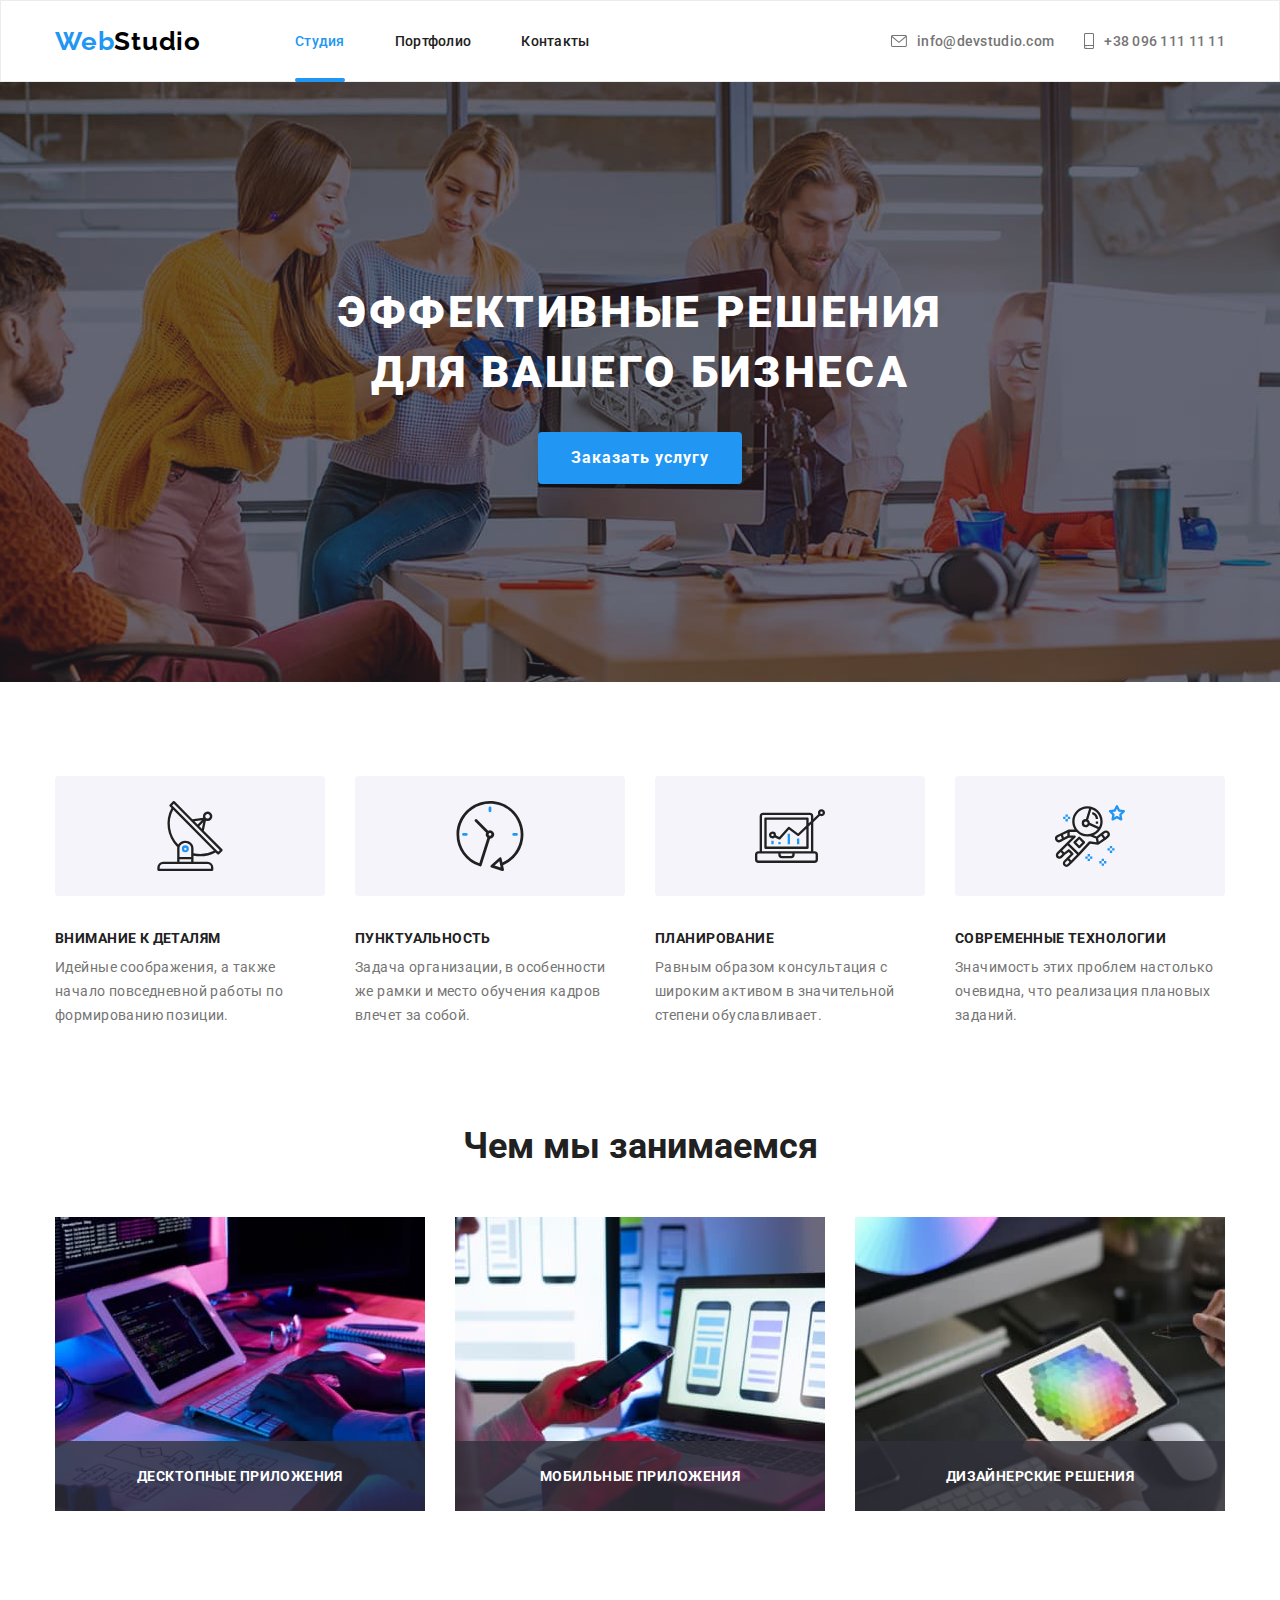
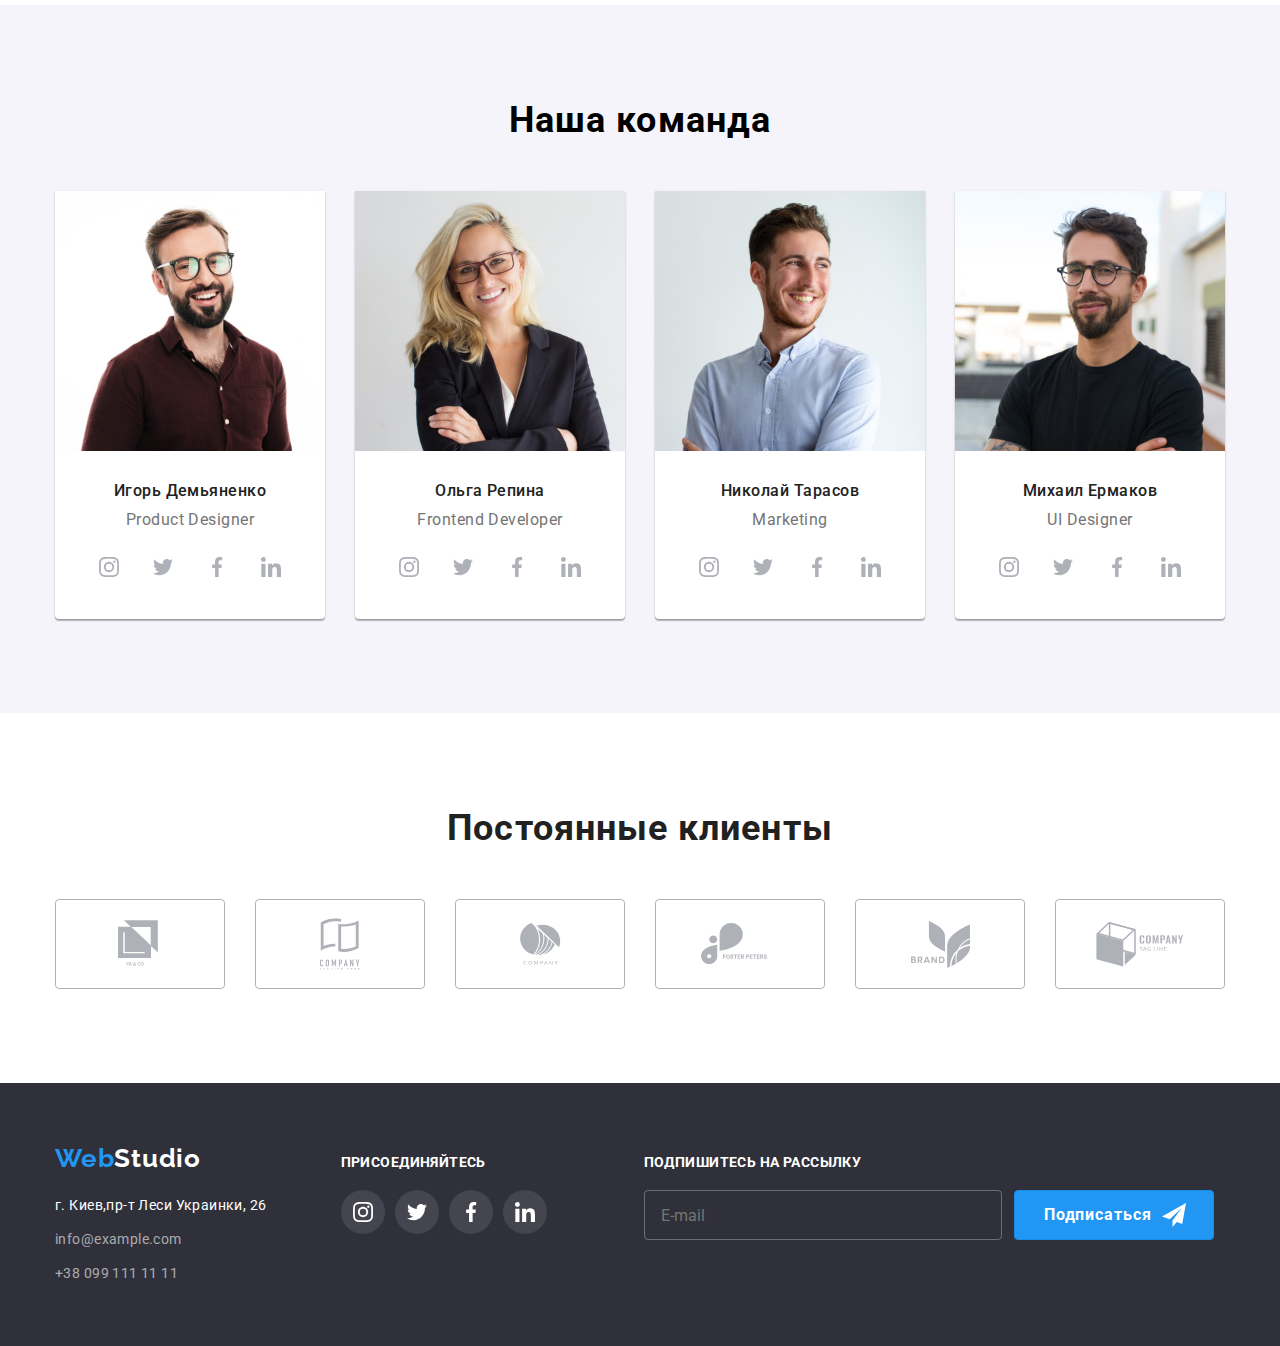
<file: index.html>
<!DOCTYPE html>
<html lang="ru">
  <head>
    <meta charset="UTF-8"/>
    <meta name="viewport" content="width=device-width, initial-scale=1.0"/>
    <title>Веб студия</title>
    <link rel="stylesheet" href="https://cdnjs.cloudflare.com/ajax/libs/modern-normalize/1.0.0/modern-normalize.css"/>
    <link href="https://fonts.googleapis.com/css2?family=Raleway:wght@700&family=Roboto:wght@400;500;700;900&display=swap" rel="stylesheet"/>
    <link rel="stylesheet" href="./css/main.min.css"/>
  </head>
  <body>
    <!--HEADER-->
    <header class="header">
      <div class="container">
        <nav class="navigation">
          <a class="logo-header link" href="./index.html" aria-label="логотип веб студии">
            <span class="logo-accent">Web</span>Studio</a>
          <ul class="navigation-list list">
            <li class="navigation-list-item">
              <a class="navigation-list-link current link" href="./index.html">Студия</a>
            </li>
            <li class="navigation-list-item">
              <a class="navigation-list-link link" href="./portfolio.html">Портфолио</a>
            </li>
            <li class="navigation-list-item">
              <a class="navigation-list-link link" href="">Контакты</a>
            </li>
          </ul>
        </nav>
        <ul class="sublist list">
          <li class="sublist-item-mail">
            <a class="contact-bright-bg-mail link" href="mailto:info@devstudio.com">
                <svg width="16px" height="12px" class="icon-envelope-svg">
                  <use href="./images/sprite.svg#icon-envelope"></use>
                </svg>
                info@devstudio.com 
              </a>
           </li>
          <li class="sublist-item-tel">
            <a class="contact-bright-bg-tel link" href="tel:+380961111111">
              <svg width="10px" height="16px" class="icon-smartphone-svg">
                <use href="./images/sprite.svg#icon-smartphone"></use>
              </svg>
              +38 096 111 11 11
            </a>
          </li>
        </ul>
      </div>
    </header>
    <main>
      <!--HERO/Section 1-->
      <section class="hero">
        <div class="container">
          <h1 class="hero-headline">Эффективные решения<br />для вашего бизнеса</h1>
          <button class="modal-button" type="button" data-modal-open>Заказать услугу</button>
        </div>
      </section>

      <!--FEATURES/Section 2-->
      <section class="features">
        <div class="container">
          <h2 class="visually-hidden">Особенности</h2>
          <ul class="features-list list">
            <li class="features-list-item icon-antenna">
              <h3 class="features-list-topic">Внимание к деталям</h3>
              <p class="features-list-text">Идейные соображения, а также<br />начало повседневной работы по<br />формированию позиции.</p>
            </li>
            <li class="features-list-item icon-clock">
              <h3 class="features-list-topic">Пунктуальность</h3>
              <p class="features-list-text">Задача организации, в особенности<br />же рамки и место обучения кадров<br />влечет за собой.</p>
            </li>
            <li class="features-list-item icon-diagram">
              <h3 class="features-list-topic">Планирование</h3>
              <p class="features-list-text">Равным образом консультация с<br />широким активом в значительной<br />степени обуславливает.</p>
            </li>
            <li class="features-list-item icon-astronaut">
              <h3 class="features-list-topic">Современные технологии</h3>
              <p class="features-list-text">Значимость этих проблем настолько<br />очевидна, что реализация плановых<br />заданий.</p>
            </li>
          </ul>
        </div>
      </section>

      <!--ABOUT/Section 3-->
      <section class="about">
        <div class="container">
          <h2 class="about-desc">Чем мы занимаемся</h2>
          <ul class="about-desc-list list">
            <li class="about-desc-item">
              <div class="about-img-wraper">
                <img class="about-img" src="./images/section2/box1.jpg" alt="сотрудник вводит программу на клавиатуре" width="370" height="294"/>
                <h3 class="about-img-overlay">Десктопные приложения</h3>
            </div>
            </li>
            <li class="about-desc-item">
              <div class="about-img-wraper">
                <img class="about-img" src="./images/section2/box2.jpg" alt="сотрудник работает над программой для смартфонов" width="370" height="294"/>
                <h3 class="about-img-overlay">Мобильные приложения</h3>
              </div>
            </li>
            <li class="about-desc-item">
              <div class="about-img-wraper">
                <img class="about-img" src="./images/section2/box3.jpg" alt="сотрудник работает с цветами дизайна" width="370" height="294"/>
                <h3 class="about-img-overlay">Дизайнерские решения</h3>
              </div>
            </li>
          </ul>
        </div>
      </section>

      <!--OUR TEAM/Section 4-->
      <section class="team">
        <div class="container">
          <h2 class="team-staff">Наша команда</h2>
            <ul class="staff-list list">
              <li class="team-list-item">
                <img class="staff-img" src="./images/section4/teamcard1.jpg" alt="дизайнер продукции" width="270" height="260"/>
                <div class="staff-info">
                  <h3 class="staff-name">Игорь Демьяненко</h3>
                  <p class="staff-spetiality" lang="en">Product Designer</p>
                  <ul class="social-list list">
                    <li class="social-list-item">
                      <a class="social-list-link" href="">
                        <svg class="social-list-svg">
                          <use href="./images/sprite.svg#icon-instagram"></use>
                        </svg>
                      </a>
                    </li>
                    <li class="social-list-item">
                      <a class="social-list-link" href="">
                        <svg class="social-list-svg">
                          <use href="./images/sprite.svg#icon-twitter"></use>
                        </svg>
                      </a>
                    </li>
                    <li class="social-list-item">
                      <a class="social-list-link" href="">
                        <svg class="social-list-svg">
                          <use href="./images/sprite.svg#icon-facebook"></use>
                        </svg>
                      </a>
                    </li>
                    <li class="social-list-item">
                      <a class="social-list-link" href="">
                        <svg class="social-list-svg">
                          <use href="./images/sprite.svg#icon-linkedin"></use>
                        </svg>
                      </a>
                    </li>
                  </ul>
                </div>
              </li>
              <li class="team-list-item">
                <img class="staff-img" src="./images/section4/teamcard2.jpg" alt="фронтэнд-разработчик" width="270" height="260"/>
                <div class="staff-info">
                  <h3 class="staff-name">Ольга Репина</h3>
                  <p class="staff-spetiality" lang="en">Frontend Developer</p>
                  <ul class="social-list list">
                    <li class="social-list-item">
                      <a class="social-list-link" href="">
                        <svg class="social-list-svg">
                          <use href="./images/sprite.svg#icon-instagram"></use>
                        </svg>
                      </a>
                    </li>
                    <li class="social-list-item">
                      <a class="social-list-link" href="">
                        <svg class="social-list-svg">
                          <use href="./images/sprite.svg#icon-twitter"></use>
                        </svg>
                      </a>
                    </li>
                    <li class="social-list-item">
                      <a class="social-list-link" href="">
                        <svg class="social-list-svg">
                          <use href="./images/sprite.svg#icon-facebook"></use>
                        </svg>
                      </a>
                    </li>
                    <li class="social-list-item">
                      <a class="social-list-link" href="">
                        <svg class="social-list-svg">
                          <use href="./images/sprite.svg#icon-linkedin"></use>
                        </svg>
                      </a>
                    </li>
                  </ul>
                </div> 
              </li>
              <li class="team-list-item">
                <img class="staff-img" src="./images/section4/teamcard3.jpg" alt="маркетолог" width="270" height="260"/>
                <div class="staff-info">
                  <h3 class="staff-name">Николай Тарасов</h3>
                  <p class="staff-spetiality" lang="en">Marketing</p>
                  <ul class="social-list list">
                    <li class="social-list-item">
                      <a class="social-list-link" href="">
                        <svg class="social-list-svg">
                          <use href="./images/sprite.svg#icon-instagram"></use>
                        </svg>
                      </a>
                    </li>
                    <li class="social-list-item">
                      <a class="social-list-link" href="">
                        <svg class="social-list-svg">
                          <use href="./images/sprite.svg#icon-twitter"></use>
                        </svg>
                      </a>
                    </li>
                    <li class="social-list-item">
                      <a class="social-list-link" href="">
                        <svg class="social-list-svg">
                          <use href="./images/sprite.svg#icon-facebook"></use>
                        </svg>
                      </a>
                    </li>
                    <li class="social-list-item">
                      <a class="social-list-link" href="">
                        <svg class="social-list-svg">
                          <use href="./images/sprite.svg#icon-linkedin"></use>
                        </svg>
                      </a>
                    </li>
                  </ul>
                </div>
              </li>
              <li class="team-list-item">
                <img class="staff-img" src="./images/section4/teamcard4.jpg" alt="дизайнер пользовательского интерфейса" width="270" height="260"/>
                <div class="staff-info">
                  <h3 class="staff-name">Михаил Ермаков</h3>
                  <p class="staff-spetiality" lang="en">UI Designer</p>
                  <ul class="social-list list">
                    <li class="social-list-item">
                      <a class="social-list-link" href="">
                        <svg class="social-list-svg">
                          <use href="./images/sprite.svg#icon-instagram"></use>
                        </svg>
                      </a>
                    </li>
                    <li class="social-list-item">
                      <a class="social-list-link" href="">
                        <svg class="social-list-svg">
                          <use href="./images/sprite.svg#icon-twitter"></use>
                        </svg>
                      </a>
                    </li>
                    <li class="social-list-item">
                      <a class="social-list-link" href="">
                        <svg class="social-list-svg">
                          <use href="./images/sprite.svg#icon-facebook"></use>
                        </svg>
                      </a>
                    </li>
                    <li class="social-list-item">
                      <a class="social-list-link" href="">
                        <svg class="social-list-svg">
                          <use href="./images/sprite.svg#icon-linkedin"></use>
                        </svg>
                      </a>
                    </li>
                  </ul>
                </div>
              </li>
            </ul>
        </div>
      </section>

      <!--OUR CLIENTS/Section 5-->
      <section class="clients">
        <div class="container">
          <h2 class="titel-text">Постоянные клиенты</h2>
          <ul class="clients-list list">
            <li class="clients-list-icon">
              <a class="clients-link" href="">
                <svg width="44px" height="49px" class="clients-logo-svg">
                  <use href="./images/sprite.svg#icon-logo-1"></use>
                </svg>
              </a>
            </li>
            <li class="clients-list-icon">
              <a class="clients-link" href="">
                <svg  width="40px" height="52px" class="clients-logo-svg">
                  <use  href="./images/sprite.svg#icon-logo-2"></use>
                </svg>
              </a>
            </li>
            <li class="clients-list-icon">
              <a class="clients-link" href="">
                <svg width="41px" height="42px" class="clients-logo-svg">
                  <use href="./images/sprite.svg#icon-logo-3"></use>
                </svg>
              </a>
            </li>
            <li class="clients-list-icon">
              <a class="clients-link" href="">
                <svg width="79px" height="42px" class="clients-logo-svg">
                  <use href="./images/sprite.svg#icon-logo-4"></use>
                </svg>
              </a>
            </li>
            <li class="clients-list-icon">
              <a class="clients-link" href="">
                <svg width="59px" height="47px" class="clients-logo-svg">
                  <use href="./images/sprite.svg#icon-logo-5"></use>
                </svg>
              </a>
            </li>
            <li class="clients-list-icon">
              <a class="clients-link" href="">
                <svg width="88px" height="45px" class="clients-logo-svg">
                  <use href="./images/sprite.svg#icon-logo-6"></use>
                </svg>
              </a>
            </li>
          </ul>
        </div>
      </section> 
    </main>
    <!--FOOTER-->
    <footer class="footer">
      <div class="container">
        <div class="logo-address-footer">
            <a class="logo-footer link" href="./index.html" aria-label="логотип веб студии">
              <span class="logo-accent">Web</span>Studio</a>
          <address class="address">
            <a class="contact-map link" href="https://www.google.com/maps/place/бул.+Леси+Украинки,+26,+Киев,+Украина,+02000/@50.4265807,30.5361971,17z/data=!3m1!4b1!4m5!3m4!1s0x40d4cf0e033ecbe9:0x57a4dffefec77da0!8m2!3d50.4265807!4d30.5383858" target="blank">г. Киев,пр-т Леси Украинки, 26</a><br />
            <a class="contact-mail link" href="mailto:info@devstudio.com">info@example.com</a><br />
            <a class="contact-tel link" href="tel:+380961111111">+38 099 111 11 11</a>
          </address>
        </div>
        <div class="social-block-footer">
          <b class="slogan">присоединяйтесь</b>
          <ul class="social-list-footer list">
            <li class="social-item-footer">
              <a class="social-link-footer" href="">
                <svg class="social-link-footer-svg">
                  <use href="./images/sprite.svg#icon-instagram"></use>
                </svg>
              </a>
            </li>
            <li class="social-item-footer">
              <a class="social-link-footer" href="">
                <svg class="social-link-footer-svg">
                  <use href="./images/sprite.svg#icon-twitter"></use>
                </svg>
              </a>
            </li>
            <li class="social-item-footer">
              <a class="social-link-footer" href="">
                <svg class="social-link-footer-svg">
                <use href="./images/sprite.svg#icon-facebook"></use>
              </svg>
              </a>
            </li>
            <li class="social-item-footer">
              <a class="social-link-footer" href="">
                <svg class="social-link-footer-svg">
                  <use href="./images/sprite.svg#icon-linkedin"></use>
                </svg>
              </a>
            </li>
          </ul>
        </div>
        <div class="mailing-form-wraper">
          <b class="slogan">Подпишитесь на рассылку</b>
          <form action="#" class="mailing-form">
            <input type="email" name="user-mail" class="mailing-form-input" placeholder="E-mail">
            <div class="button-wraper">
              <button type="submit" class="mailing-form-submit">Подписаться</button>
              <svg width="24px" height="24px" class="submit-icon-svg">
                <use href="./images/sprite.svg#icon-send"></use>
              </svg>
            </div>
          </form>
        </div>
      </div>
    </footer>
    <div class="backdrop is-hidden" data-modal>
      <div class="modal">
        <button type="button" class="close-button" data-modal-close>
          <svg width="17px" height="17px" class="icon-close-button">
            <use href="./images/sprite.svg#icon-close-button"></use>
          </svg>
        </button>
        <h2 class="headline-modal">Оставьте свои данные, мы вам перезвоним</h2>
        <form action="#" class="modal-form">
          <label class="modal-form-field">
            Имя 
            <span class="form-field-wraper">
              <input type="text" name="user-name" class="modal-form-input" required>
              <svg width="12px" height="12px" class="modal-icon-svg">
                <use href="./images/sprite.svg#icon-modal-name"></use>
              </svg>
            </span>
          </label>
          <label class="modal-form-field">
            Телефон
            <span class="form-field-wraper">
            <input type="tel" name="user-phone" class="modal-form-input" required>
              <svg width="13px" height="13px" class="modal-icon-svg">
                <use href="./images/sprite.svg#icon-modal-tel"></use>
              </svg>
            </span>
          </label>
          <label class="modal-form-field">
            Почта
            <span class="form-field-wraper">
            <input type="email" name="user-mail" class="modal-form-input" required>
              <svg width="15px" height="12px" class="modal-icon-svg">
                <use href="./images/sprite.svg#icon-modal-mail"></use>
              </svg>
            </span>
          </label>
          <span class="coment-titel-wraper">Комментарий</span>
          <textarea name="user-massage" cols="30" rows="10" class="modal-form-massage" placeholder="Введите текст"></textarea>
          <input type="checkbox" name="user-policy" value="accept-policy" id="check-policy" class="modal-form-policy visually-hidden">
          <label class="modal-form-policy-label" for="check-policy">
            Соглашаюсь с рассылкой и принимаю &nbsp; <a class="modal-link-accent-color" href="#">Условия договора</a>
          </label>
          <div class="submit-button-wraper">
            <button type="submit" class="modal-form-button">Отправить</button>
          </div>
        </form>
      </div>
    </div>
    <script src="./js/modal.js"></script>
  </body>
</html>
</file>
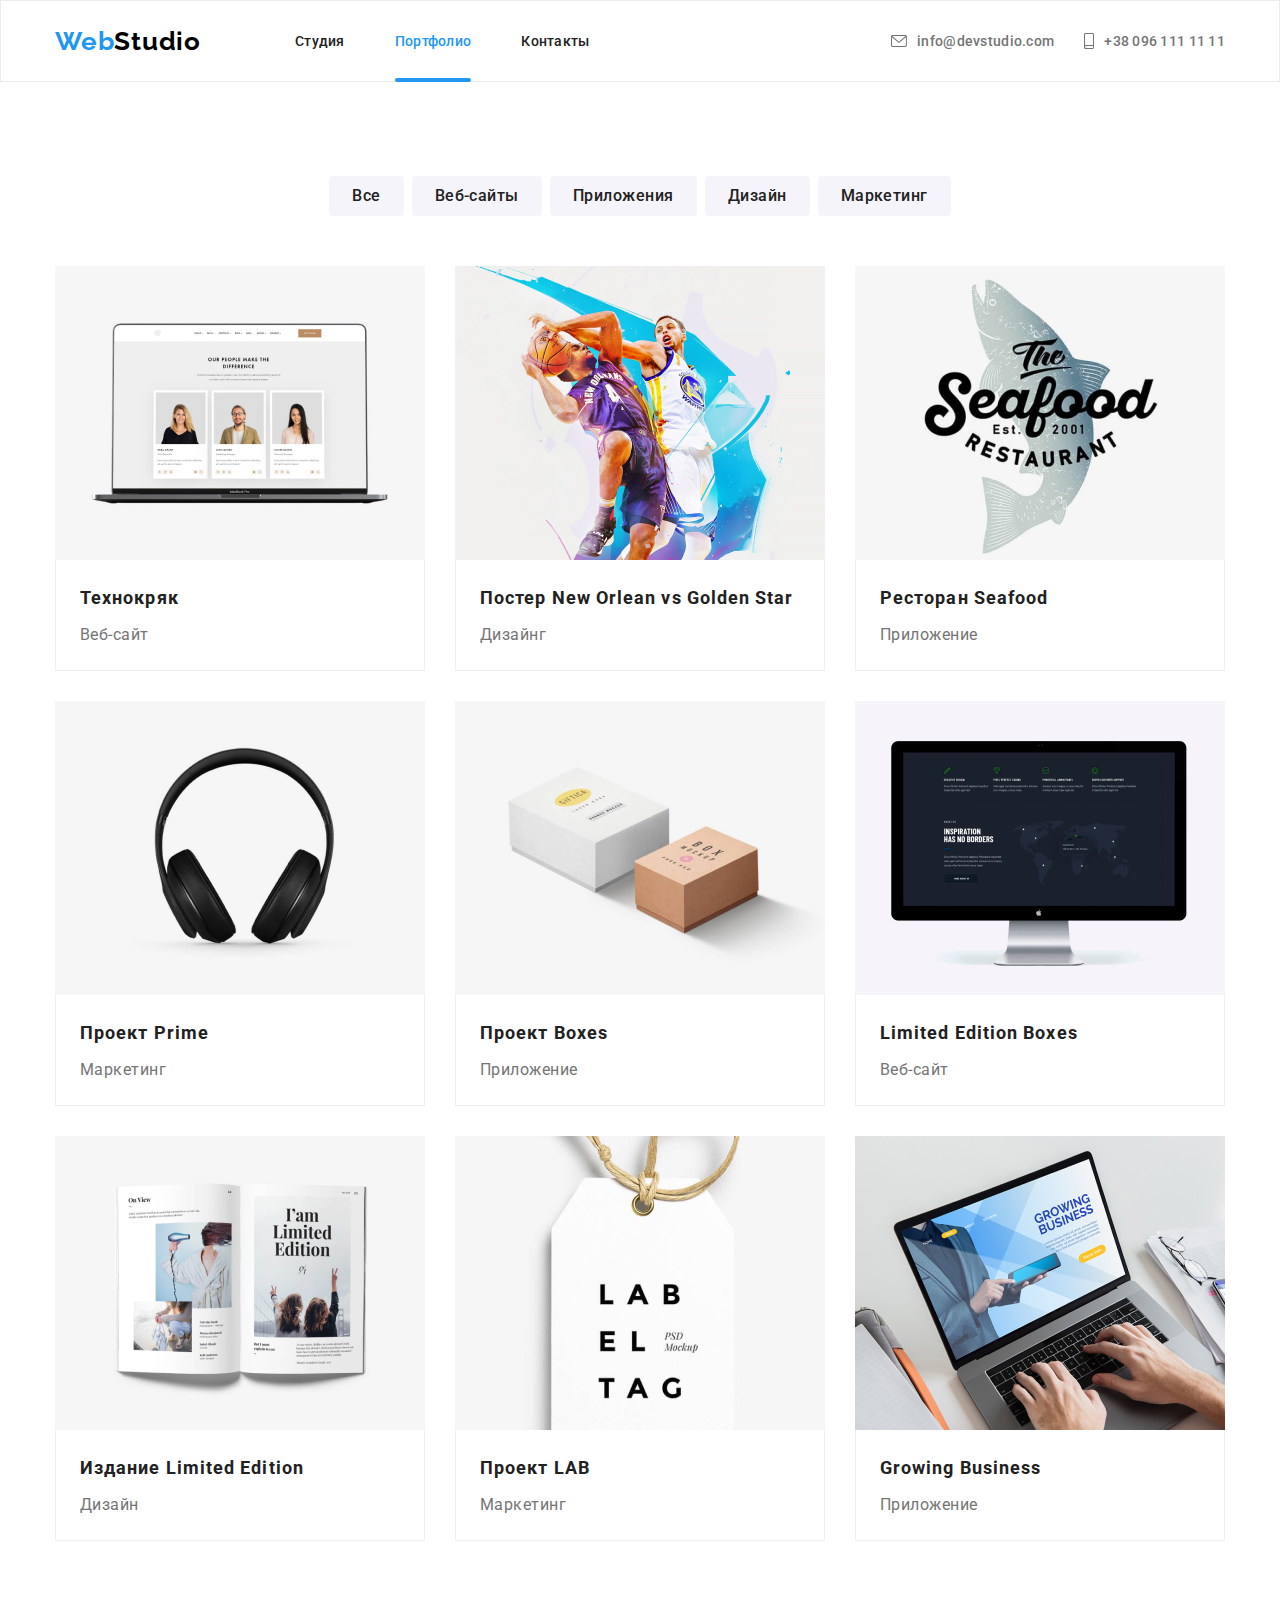
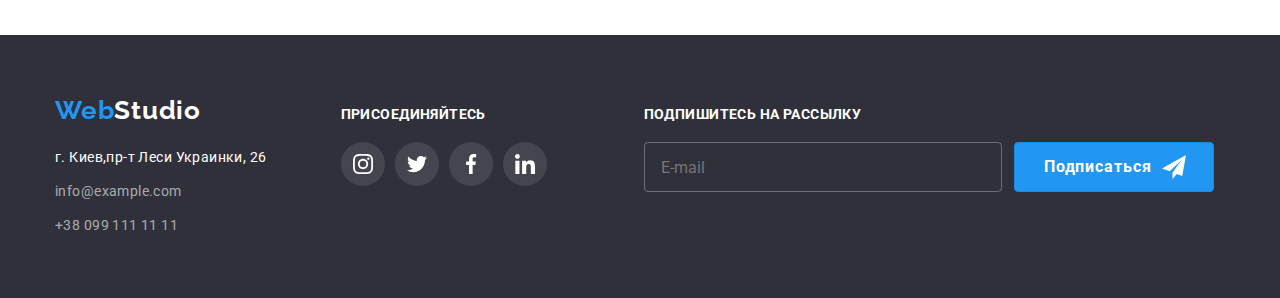
<file: portfolio.html>
<!DOCTYPE html>
<html lang="ru">
<head>
   <meta charset="UTF-8"/>
   <meta name="viewport" content="width=device-width, initial-scale=1.0"/>
   <title>Портфолио</title>
   <link rel="stylesheet" href="https://cdnjs.cloudflare.com/ajax/libs/modern-normalize/1.0.0/modern-normalize.css"/>
   <link href="https://fonts.googleapis.com/css2?family=Raleway:wght@700&family=Roboto:wght@400;500;700;900&display=swap" rel="stylesheet"/>
   <link rel="stylesheet" href="./css/portfolio.min.css">
</head>
<body>
   <!--HEADER-->
   <header class="header">
      <div class="container">
         <nav class="navigation">
            <a class="logo-header link" href="./index.html" aria-label="логотип веб студии"><span class="logo-accent">Web</span>Studio</a>
            <ul class="navigation-list list">
               <li class="navigation-list-item">
                  <a class="navigation-list-link link" href="./index.html">Студия</a>
               </li>
               <li class="navigation-list-item">
                  <a class="navigation-list-link current link" href="">Портфолио</a>
               </li>
               <li class="navigation-list-item">
                  <a class="navigation-list-link link" href="">Контакты</a>
               </li>
            </ul>
         </nav>
         <ul class="sublist list">
            <li class="sublist-item-mail">
              <a class="contact-bright-bg-mail link" href="mailto:info@devstudio.com">
                  <svg width="16px" height="12px" class="icon-envelope-svg">
                    <use href="./images/sprite.svg#icon-envelope"></use>
                  </svg>
                  info@devstudio.com 
                </a>
             </li>
            <li class="sublist-item-tel">
              <a class="contact-bright-bg-tel link" href="tel:+380961111111">
                <svg width="10px" height="16px" class="icon-smartphone-svg">
                  <use href="./images/sprite.svg#icon-smartphone"></use>
                </svg>
                +38 096 111 11 11
              </a>
            </li>
          </ul>
      </div>
   </header>

   <main>
      <!--PORTFOLIO-Filter-Buttons-->
      <h2 hidden>Опции портфолио проэктов</h2>
      <section class="portfolio-section">
         <div class="container">
            <ul class="option-list list">
               <li class="option-list-item">  
                  <button class="option-button" type="button">Все</button>   
               </li>
               <li class="option-list-item">   
                  <button class="option-button" type="button">Веб-сайты</button>
               </li>
               <li class="option-list-item">   
                  <button class="option-button" type="button">Приложения</button>
               </li>
               <li class="option-list-item">   
                  <button class="option-button" type="button">Дизайн</button>
               </li>
               <li class="option-list-item">   
                  <button class="option-button" type="button">Маркетинг</button>
               </li>
            </ul>

            <!--PORTFOLIO-PROJECTS-GALLERY-list-->
            
            <ul class="projects-list list">
               <li class="projects-list-item">
                  <a class="projects-link link" href="">
                     <div class="projects-img-wraper">
                        <img  class="projects-img" src="./images/portfolio/project1.jpg" alt="ноутбук с изображениями на мониторе" width="370" height="294">
                        <p class="overlay-text">Технокряк это современная  площадка распространения коронавируса. Компании используют эту платформу для цифрового шпионажа и атак на защищённые сервера конкурентов.</p>
                     </div>
                     <div class="projects-desc">
                        <h3 class="projects-name">Технокряк</h3>
                        <p class="projects-typ">Веб-сайт</p>
                     </div>
                  </a>
               </li>
               <li class="projects-list-item">
                  <a class="projects-link link" href="">
                     <div class="projects-img-wraper">
                        <img  class="projects-img" src="./images/portfolio/project2.jpg" alt="изображение двух баскетболистов с мячём" width="370" height="294">
                        <p class="overlay-text">Технокряк это современная  площадка распространения коронавируса. Компании используют эту платформу для цифрового шпионажа и атак на защищённые сервера конкурентов.</p>
                     </div>
                     <div class="projects-desc">
                        <h3 class="projects-name"> Постер <span lang="en">New Orlean vs Golden Star</span> </h3>
                        <p class="projects-typ">Дизайнг</p>
                     </div>
                  </a>
               </li>
               <li class="projects-list-item">
                  <a class="projects-link link" href="">
                     <div class="projects-img-wraper">
                        <img  class="projects-img-wraper" src="./images/portfolio/project3.jpg" alt="логотип ресторана с рыбой на заднем фоне" width="370" height="294">
                        <p class="overlay-text">Технокряк это современная  площадка распространения коронавируса. Компании используют эту платформу для цифрового шпионажа и атак на защищённые сервера конкурентов.</p>
                     </div>
                     <div class="projects-desc">
                        <h3 class="projects-name"> Ресторан <span lang="en">Seafood</span></h3>
                        <p class="projects-typ">Приложение</p>
                     </div>
                  </a>
               </li>
               <li class="projects-list-item">
                   <a class="projects-link link" href="">
                     <div class="projects-img-wraper">
                        <img  class="projects-img" src="./images/portfolio/project4.jpg" alt="чёрные, накладные наушники" width="370" height="294">
                        <p class="overlay-text">Технокряк это современная  площадка распространения коронавируса. Компании используют эту платформу для цифрового шпионажа и атак на защищённые сервера конкурентов.</p>
                     </div>
                     <div class="projects-desc">
                        <h3 class="projects-name"> Проект <span lang="en">Prime</span></h3>
                        <p class="projects-typ">Маркетинг</p>
                     </div>
                  </a>
               </li>
               <li class="projects-list-item">
                  <a class="projects-link link" href="">
                     <div class="projects-img-wraper">
                        <img  class="projects-img" src="./images/portfolio/project5.jpg" alt="две коробки - белая и коричневая" width="370" height="294">
                        <p class="overlay-text">Технокряк это современная  площадка распространения коронавируса. Компании используют эту платформу для цифрового шпионажа и атак на защищённые сервера конкурентов.</p>
                     </div>
                     <div class="projects-desc">
                        <h3 class="projects-name"> Проект <span lang="en">Boxes</span></h3>
                        <p class="projects-typ">Приложение</p>
                     </div>
                  </a>
               </li>
               <li class="projects-list-item">
                  <a class="projects-link link" href="">
                     <div class="projects-img-wraper">
                        <img  class="projects-img" src="./images/portfolio/project6.jpg" alt="компьютер с изображением веб-сайта на мониторе" width="370" height="294">
                        <p class="overlay-text">Технокряк это современная  площадка распространения коронавируса. Компании используют эту платформу для цифрового шпионажа и атак на защищённые сервера конкурентов.</p>
                     </div>
                     <div class="projects-desc">
                        <h3 class="projects-name" lang="en">Limited Edition Boxes</h3>
                        <p class="projects-typ">Веб-сайт</p>
                     </div>
                  </a>
               </li>
               <li class="projects-list-item">
                  <a class="projects-link link" href="">
                     <div class="projects-img-wraper">
                        <img  class="projects-img" src="./images/portfolio/project7.jpg" alt="изображение книги с картинками" width="370" height="294">
                        <p class="overlay-text">Технокряк это современная  площадка распространения коронавируса. Компании используют эту платформу для цифрового шпионажа и атак на защищённые сервера конкурентов.</p>
                     </div>
                     <div class="projects-desc">
                        <h3 class="projects-name"> Издание <span lang="en">Limited Edition</span></h3>
                        <p class="projects-typ">Дизайн</p>
                     </div>
                  </a>
               </li>
               <li class="projects-list-item">
                  <a class="projects-link link" href="">
                     <div class="projects-img-wraper">
                        <img  class="projects-img" src="./images/portfolio/project8.jpg" alt="изображение торгового ярлыка" width="370" height="294">
                        <p class="overlay-text">Технокряк это современная  площадка распространения коронавируса. Компании используют эту платформу для цифрового шпионажа и атак на защищённые сервера конкурентов.</p>
                     </div>
                     <div class="projects-desc">
                        <h3 class="projects-name"> Проект <span lang="en">LAB</span></h3>
                        <p class="projects-typ">Маркетинг</p>
                     </div>
                  </a>
               </li>
               <li class="projects-list-item">
                  <a class="projects-link link" href="">
                     <div class="projects-img-wraper">
                        <img  class="projects-img" src="./images/portfolio/project9.jpg" alt="руки на клавиатуре ноутбука с изображением сайта на мониторе" width="370" height="294">
                        <p class="overlay-text">Технокряк это современная  площадка распространения коронавируса. Компании используют эту платформу для цифрового шпионажа и атак на защищённые сервера конкурентов.</p>
                     </div>
                     <div class="projects-desc">
                        <h3 class="projects-name" lang="en">Growing Business</h3>
                        <p class="projects-typ">Приложение</p>
                     </div>
                  </a>
               </li>
            </ul>     
         </div>  
      </section>
   </main>
   <!--FOOTER-->
   <footer class="footer">
      <div class="container">
        <div class="logo-address-footer">
            <a class="logo-footer link" href="./index.html" aria-label="логотип веб студии">
              <span class="logo-accent">Web</span>Studio</a>
          <address class="address">
            <a class="contact-map link" href="https://www.google.com/maps/place/бул.+Леси+Украинки,+26,+Киев,+Украина,+02000/@50.4265807,30.5361971,17z/data=!3m1!4b1!4m5!3m4!1s0x40d4cf0e033ecbe9:0x57a4dffefec77da0!8m2!3d50.4265807!4d30.5383858" target="blank">г. Киев,пр-т Леси Украинки, 26</a><br />
            <a class="contact-mail link" href="mailto:info@devstudio.com">info@example.com</a><br />
            <a class="contact-tel link" href="tel:+380961111111">+38 099 111 11 11</a>
          </address>
        </div>
        <div class="social-block-footer">
          <h3 class="slogan">присоединяйтесь</h3>
          <ul class="social-list-footer list">
            <li class="social-item-footer">
              <a class="social-link-footer" href="">
                <svg class="social-link-footer-svg">
                  <use href="./images/sprite.svg#icon-instagram"></use>
                </svg>
              </a>
            </li>
            <li class="social-item-footer">
              <a class="social-link-footer" href="">
                <svg class="social-link-footer-svg">
                  <use href="./images/sprite.svg#icon-twitter"></use>
                </svg>
              </a>
            </li>
            <li class="social-item-footer">
              <a class="social-link-footer" href="">
                <svg class="social-link-footer-svg">
                <use href="./images/sprite.svg#icon-facebook"></use>
              </svg>
              </a>
            </li>
            <li class="social-item-footer">
              <a class="social-link-footer" href="">
                <svg class="social-link-footer-svg">
                  <use href="./images/sprite.svg#icon-linkedin"></use>
                </svg>
              </a>
            </li>
          </ul>
        </div>
        <div class="mailing-form-wraper">
         <h3 class="slogan">Подпишитесь на рассылку</h3>
         <form action="#" class="mailing-form">
           <input type="email" name="user-mail" class="mailing-form-input" placeholder="E-mail">
           <div class="button-wraper">
             <button type="submit" class="mailing-form-submit">Подписаться</button>
             <svg width="24px" height="24px" class="submit-icon-svg">
               <use href="./images/sprite.svg#icon-send"></use>
             </svg>
           </div>
         </form>
       </div>
      </div>
    </footer>
</body>
</html>
</file>
<file: css/main.min.css>
html{box-sizing:border-box}*,*::before,*::after{box-sizing:inherit;margin:0;padding:0}body{font-family:Roboto,sans-serif}img{display:block}.list{list-style:none}.link{text-decoration:none}.background-color{color:#e5e5e5}.container{width:1200px;padding:0 15px;margin:0 auto}.header .container{display:flex}.hero .container{text-align:center;padding:200px 0}.visually-hidden{position:absolute !important;clip:rect(1px 1px 1px 1px);clip:rect(1px, 1px, 1px, 1px);padding:0 !important;border:0 !important;height:1px !important;width:1px !important;overflow:hidden}.sublist{display:flex;margin-left:auto}.sublist-item-mail{display:flex}.sublist-item-tel{display:flex;margin-left:30px}.contact-bright-bg-mail,.contact-bright-bg-tel{display:flex;align-items:center;padding:32px 0;font-weight:500;font-size:14px;line-height:1.143;letter-spacing:0.02em;color:#757575;transition-property:color;transition-duration:250ms;transition-timing-function:cubic-bezier(0.4, 0, 0.2, 1)}.contact-bright-bg-mail,.contact-bright-bg-tel{color:#757575}.contact-bright-bg-mail:hover,.contact-bright-bg-mail:focus,.contact-bright-bg-tel:hover,.contact-bright-bg-tel:focus{color:#2196f3}.contact-bright-bg-mail:hover .icon-envelope-svg,.contact-bright-bg-mail:focus .icon-envelope-svg,.contact-bright-bg-tel:hover .icon-smartphone-svg,.contact-bright-bg-tel:focus .icon-smartphone-svg{fill:#2196f3}.contact-mail,.contact-tel{color:rgba(255,255,255,0.6)}.contact-map,.contact-mail,.contact-tel{font-family:Roboto,sans-serif;font-style:normal;font-weight:400;font-size:14px;line-height:1.713;letter-spacing:0.03em}.contact-map{color:#fff}.contact-map,.contact-mail{display:inline-block;margin-bottom:10px;transition-property:color;transition-duration:250ms;transition-timing-function:cubic-bezier(0.4, 0, 0.2, 1)}.contact-map:hover,.contact-map:focus,.contact-mail:hover,.contact-mail:focus,.contact-tel:hover,.contact-tel:focus{color:#2196f3}.icon-envelope-svg,.icon-smartphone-svg{margin-right:10px;fill:#757575;transition-property:fill;transition-duration:250ms;transition-timing-function:cubic-bezier(0.4, 0, 0.2, 1)}.modal-button{display:inline-block;padding:10px 32px;font-family:Roboto,sans-serif;font-weight:700;font-size:16px;line-height:1.875;letter-spacing:0.06em;color:#fff;background-color:#2196f3;border:1px solid transparent;box-shadow:0px 4px 4px rgba(0,0,0,0.15);border-radius:4px;min-width:200px;min-height:50px;transition-property:background-color;transition-duration:250ms;transition-timing-function:cubic-bezier(0.4, 0, 0.2, 1)}.modal-button:hover,.modal-button:focus{background-color:#188ce8}.modal{position:absolute;top:50%;left:50%;transform:translate(-50%, -50%) scale(1);width:528px;height:581px;background:#fff;box-shadow:0px 1px 3px rgba(0,0,0,0.12),0px 1px 1px rgba(0,0,0,0.14),0px 2px 1px rgba(0,0,0,0.2);border-radius:4px;transition:all 500ms linear 250ms;padding:40px}.close-button{position:absolute;top:8px;right:8px;width:30px;height:30px;background-color:#fff;border:1px solid rgba(0,0,0,0.1);border-radius:50%;cursor:pointer;transition-property:fill;transition-duration:250ms;transition-timing-function:cubic-bezier(0.4, 0, 0.2, 1)}.close-button:hover,.close-button:focus{fill:#2196f3}.icon-close-button{position:absolute;top:50%;left:50%;transform:translate(-50%, -50%)}.backdrop{position:fixed;top:0;left:0;width:100%;height:100%;background-color:rgba(0,0,0,0.2);transition:all 500ms linear}.backdrop.is-hidden{opacity:0;visibility:hidden;pointer-events:none;transition:all 500ms linear 500ms}.backdrop.is-hidden .modal{transform:translate(-50%, -50%) scale(0);transition:all 500ms linear 0ms}.modal-form{display:flex;flex-direction:column}.modal-form-field{font-weight:400;font-size:12px;line-height:1,167;letter-spacing:0.01em;color:#757575;margin-bottom:10px}.modal-form-input{display:block;width:100%;height:40px;border:1px solid rgba(33,33,33,0.2);border-radius:4px;padding-left:42px}.modal-form-input:focus,.modal-form-massage:focus{outline:none;border:1px solid #2196f3}.modal-form-massage{height:120px;border:1px solid rgba(33,33,33,0.2);border-radius:4px;resize:none;font-weight:400;font-size:14px;line-height:1,141;letter-spacing:0.01em;color:rgba(117,117,117,0.5);padding:12px 16px;margin-top:4px;margin-bottom:20px}.modal-form-button{width:200px;height:50px;color:#fff;background-color:#2196f3;box-shadow:0px 4px 4px rgba(0,0,0,0.15);border:1px solid #188ce8;border-radius:4px;transition-property:background-color;transition-duration:250ms;transition-timing-function:cubic-bezier(0.4, 0, 0.2, 1)}.modal-form-button:hover,.modal-form-button:focus{background-color:#188ce8}.modal-form-policy-label{display:flex;justify-content:center;text-align:center;font-weight:400;font-size:14px;line-height:1,713;letter-spacing:0.03em;color:#757575;margin-bottom:30px}.modal-form-policy-label::before{content:"";display:flex;width:16px;height:15px;border-radius:2px;border:2px solid #212121;margin-right:7px}.modal-form-policy:checked+.modal-form-policy-label::before{background-color:#2196f3;border-color:#2196f3;background-image:url(../images/check-mark-icon.svg)}.headline-modal{margin-bottom:12px;font-weight:700;font-size:20px;line-height:1,151;text-align:center;letter-spacing:0.03em;color:#212121}.form-field-wraper{position:relative;display:block;margin-top:4px}.modal-icon-svg{position:absolute;top:50%;left:15px;transform:translateY(-50%)}.modal-form-input:focus+.modal-icon-svg{fill:#2196f3}.coment-titel-wraper{display:inline-block;font-weight:400;font-size:12px;line-height:1,167;letter-spacing:0.01em;color:#757575}.modal-link-accent-color{display:inline-block;color:#2196f3}.submit-button-wraper{display:flex;justify-content:center}.social-list{display:flex;justify-content:center}.social-list-item:not(:last-child){margin-right:10px}.social-list-link{display:flex;align-items:center;justify-content:center;width:44px;height:44px;background:#fff;border-radius:50%;transition-property:background-color;transition-duration:250ms;transition-timing-function:cubic-bezier(0.4, 0, 0.2, 1)}.social-list-link:hover,.social-list-link:focus{background-color:#2196f3}.social-list-svg{fill:#afb1b8;width:20px;height:20px;transition-property:fill;transition-duration:250ms;transition-timing-function:cubic-bezier(0.4, 0, 0.2, 1)}.social-list-link:hover .social-list-svg{fill:#fff}.social-block-footer{display:inline-flex;flex-direction:column;align-items:flex-start;margin-left:70px}.slogan{display:inline-block;margin-bottom:20px;font-size:14px;line-height:1,141;letter-spacing:0.03em;text-transform:uppercase;color:#fff}.social-list-footer{display:flex}.social-item-footer:not(:last-child){margin-right:10px}.social-link-footer{display:flex;align-items:center;justify-content:center;width:44px;height:44px;border-radius:50%;background-color:rgba(255,255,255,0.1);transition-property:background-color;transition-duration:250ms;transition-timing-function:cubic-bezier(0.4, 0, 0.2, 1)}.social-link-footer:hover,.social-link-footer:focus{background-color:#2196f3}.social-link-footer-svg{fill:#fff;width:20px;height:20px}.mailing-form{display:flex}.mailing-form-wraper{display:inline-flex;flex-direction:column;align-items:flex-start;margin-left:93px}.mailing-form-input{padding-left:16px;width:358px;height:50px;border:1px solid rgba(255,255,255,0.3);border-radius:4px;background-color:transparent;color:rgba(255,255,255,0.6)}.mailing-form-input:not(:last-child){margin-right:12px}.mailing-form-input:focus{outline:none}.mailing-form-submit{display:flex;align-items:center;padding-left:29px;width:200px;height:50px;font-weight:700;font-size:16px;line-height:1,876;align-items:center;text-align:center;letter-spacing:0.06em;color:#fff;border-radius:4px;background-color:#2196f3;border:1px solid #188ce8;outline:none;transition-property:background-color;transition-duration:250ms;transition-timing-function:cubic-bezier(0.4, 0, 0.2, 1)}.mailing-form-submit:hover,.mailing-form-submit:focus{background-color:#188ce8}.button-wraper{position:relative;display:flex}.submit-icon-svg{position:absolute;top:13px;right:28px;fill:#fff}.header{padding:0;border:1px solid #ECECEC;background-color:#fff}.logo-header{font-family:Raleway,sans-serif;font-weight:700;font-size:26px;line-height:1.191;letter-spacing:0.03em;color:#000;margin-right:94px}.logo-accent{color:#2196f3}.navigation{display:flex;align-items:center}.navigation-list{display:flex}.navigation-list-item{position:relative}.navigation-list-item:not(:last-child){margin-right:50px}.navigation-list-link{display:inline-block;padding:32px 0;font-weight:500;font-size:14px;line-height:1.143;letter-spacing:0.02em;color:#212121;transition-property:color;transition-duration:250ms;transition-timing-function:cubic-bezier(0.4, 0, 0.2, 1)}.navigation-list-link.current::after{opacity:1;visibility:visible;pointer-events:auto}.navigation-list-link::after{content:"";position:absolute;bottom:-1px;left:0;display:flex;width:100%;height:4px;background:#2196f3;border-radius:2px;opacity:0}.navigation-list-link:hover,.navigation-list-link:focus{color:#2196f3}.navigation .navigation-list-link.current{color:#2196f3}.hero{max-width:1600px;height:600px;margin-left:auto;margin-right:auto;background-color:#2f303a;background-image:linear-gradient(rgba(47,48,58,0.4), rgba(47,48,58,0.4)),url(../images/section1/hero-bg-img.jpg),url(../images/section1/grey-bg-img.jpg);background-repeat:no-repeat;background-position:center;background-size:cover;background-origin:border-box}.hero .hero-headline{font-weight:900;font-size:44px;line-height:1.364;text-align:center;letter-spacing:0.06em;text-transform:uppercase;color:#fff;margin-bottom:30px}.features{padding:94px 0 0}.features-list{display:flex}.features-list-item{width:270px}.features-list-item:not(:last-child){margin-right:30px}.features-list-item::before{content:"";display:inline-block;border-radius:4px;width:100%;height:120px;background-repeat:no-repeat;background-position:center;background-color:#f5f4fa;margin-bottom:30px}.features-list-topic{font-weight:700;font-size:14px;line-height:1.143;letter-spacing:0.03em;text-transform:uppercase;color:#212121}.features-list-text{font-weight:400;font-size:14px;line-height:1.714;letter-spacing:0.03em;color:#757575;height:75px;margin-top:10px}.icon-antenna::before{content:"";background-image:url(../images/features-bg-img/1-antenna.svg)}.icon-clock::before{content:"";background-image:url(../images/features-bg-img/2-clock.svg)}.icon-diagram::before{content:"";background-image:url(../images/features-bg-img/3-diagram.svg)}.icon-astronaut::before{content:"";background-image:url(../images/features-bg-img/4-astronaut.svg)}.about{padding:94px 0}.about-desc{margin-bottom:50px;font-weight:700;font-size:36px;line-height:1.167;text-align:center;color:#212121}.about-desc-list{display:flex}.about-desc-item:not(:last-child){margin-right:30px}.about-img-wraper{position:relative}.about-img-overlay{padding-top:27px;padding-bottom:27px;position:absolute;bottom:0;left:0;height:70px;width:100%;font-weight:700;font-size:14px;line-height:1,141;text-align:center;letter-spacing:0.03em;text-transform:uppercase;color:#fff;background:rgba(47,48,58,0.8)}.team{background-color:#f5f4fa;padding-top:94px;padding-bottom:94px}.team-staff{font-weight:700;font-size:36px;line-height:1.167;text-align:center;letter-spacing:0.03em;color:var(--titel-text-color);margin-bottom:50px}.staff-list{display:flex}.staff-info{padding:30px 10px}.staff-name{font-weight:500;font-size:16px;line-height:1.187;letter-spacing:0.03em;text-align:center;color:#212121;margin-bottom:10px}.staff-spetiality{font-weight:400;font-size:16px;line-height:1.187;letter-spacing:0.03em;text-align:center;color:#757575;margin-bottom:16px}.team-list-item{background:#fff;box-shadow:0px 1px 3px rgba(0,0,0,0.12),0px 1px 1px rgba(0,0,0,0.14),0px 2px 1px rgba(0,0,0,0.2);border-radius:0px 0px 4px 4px}.team-list-item:not(:last-child){margin-right:30px}.clients{padding:94px 0}.clients-list{display:flex}.clients-list-icon:not(:last-child){margin-right:30px}.clients-link{display:flex;align-items:center;justify-content:center;border:1px solid #afb1b8;border-radius:4px;width:170px;height:90px;transition-property:border-color;transition-duration:250ms;transition-timing-function:cubic-bezier(0.4, 0, 0.2, 1)}.clients-link:hover,.clients-link:focus{border-color:#2196f3}.clients-logo-svg{display:flex;fill:#afb1b8;transition-property:fill;transition-duration:250ms;transition-timing-function:cubic-bezier(0.4, 0, 0.2, 1)}.clients-link:hover .clients-logo-svg{fill:#2196f3}.titel-text{margin-bottom:50px;font-weight:700;font-size:36px;line-height:1.167;text-align:center;letter-spacing:0.03em;color:#212121}.footer{padding:60px 0;background-color:#2f303a}.logo-address-footer{display:inline-flex;flex-direction:column;align-items:flex-start}.logo-footer{display:inline-block;margin-bottom:20px;font-family:Raleway,sans-serif;font-weight:700;font-size:26px;line-height:1.191;letter-spacing:0.03em;color:#fff}
/*# sourceMappingURL=main.min.css.map */
</file>
<file: css/portfolio.min.css>
html{box-sizing:border-box}*,*::before,*::after{box-sizing:inherit;margin:0;padding:0}body{font-family:Roboto,sans-serif}img{display:block}.list{list-style:none}.link{text-decoration:none}.background-color{color:#e5e5e5}.container{width:1200px;padding:0 15px;margin:0 auto}.header .container{display:flex}.hero .container{text-align:center;padding:200px 0}.visually-hidden{position:absolute !important;clip:rect(1px 1px 1px 1px);clip:rect(1px, 1px, 1px, 1px);padding:0 !important;border:0 !important;height:1px !important;width:1px !important;overflow:hidden}.sublist{display:flex;margin-left:auto}.sublist-item-mail{display:flex}.sublist-item-tel{display:flex;margin-left:30px}.contact-bright-bg-mail,.contact-bright-bg-tel{display:flex;align-items:center;padding:32px 0;font-weight:500;font-size:14px;line-height:1.143;letter-spacing:0.02em;color:#757575;transition-property:color;transition-duration:250ms;transition-timing-function:cubic-bezier(0.4, 0, 0.2, 1)}.contact-bright-bg-mail,.contact-bright-bg-tel{color:#757575}.contact-bright-bg-mail:hover,.contact-bright-bg-mail:focus,.contact-bright-bg-tel:hover,.contact-bright-bg-tel:focus{color:#2196f3}.contact-bright-bg-mail:hover .icon-envelope-svg,.contact-bright-bg-mail:focus .icon-envelope-svg,.contact-bright-bg-tel:hover .icon-smartphone-svg,.contact-bright-bg-tel:focus .icon-smartphone-svg{fill:#2196f3}.contact-mail,.contact-tel{color:rgba(255,255,255,0.6)}.contact-map,.contact-mail,.contact-tel{font-family:Roboto,sans-serif;font-style:normal;font-weight:400;font-size:14px;line-height:1.713;letter-spacing:0.03em}.contact-map{color:#fff}.contact-map,.contact-mail{display:inline-block;margin-bottom:10px;transition-property:color;transition-duration:250ms;transition-timing-function:cubic-bezier(0.4, 0, 0.2, 1)}.contact-map:hover,.contact-map:focus,.contact-mail:hover,.contact-mail:focus,.contact-tel:hover,.contact-tel:focus{color:#2196f3}.icon-envelope-svg,.icon-smartphone-svg{margin-right:10px;fill:#757575;transition-property:fill;transition-duration:250ms;transition-timing-function:cubic-bezier(0.4, 0, 0.2, 1)}.option-button{display:inline-block;padding:6px 22px;min-width:73px;font-family:Roboto,sans-serif;font-weight:500;border-radius:4px;border:1px solid transparent;font-size:16px;line-height:1.625;text-align:center;letter-spacing:0.03em;transition-property:color, background-color, box-shadow;transition-duration:250ms;transition-timing-function:cubic-bezier(0.4, 0, 0.2, 1);color:#212121;background-color:#f5f4fa}.option-button:hover,.option-button:focus{color:#fff;background-color:#2196f3;box-shadow:0px 3px 1px rgba(0,0,0,0.1),0px 1px 2px rgba(0,0,0,0.08),0px 2px 2px rgba(0,0,0,0.12)}.option-list .option-button.current{color:#fff;background-color:#2196f3}.portfolio-section{padding-top:94px;padding-bottom:94px}.option-list{justify-content:center;display:flex;margin-bottom:50px}.option-list-item:not(:last-child){margin-right:8px}.projects-list{font-size:0}.projects-list-item{width:370px;display:inline-block;background:#fff}.projects-list-item:not(:nth-child(3n)){margin-right:30px}.projects-list-item:not(:nth-last-child(-n+3)){margin-bottom:30px}.projects-link{display:inline-block;transition-property:box-shadow;transition-duration:250ms;transition-timing-function:cubic-bezier(0.4, 0, 0.2, 1)}.projects-link:hover,.projects-link:focus{box-shadow:0px 1px 1px rgba(0,0,0,0.12),0px 4px 4px rgba(0,0,0,0.06),1px 4px 6px rgba(0,0,0,0.16)}.projects-link:hover .overlay-text{transform:translateY(0%);opacity:1;visibility:visible;pointer-events:auto}.projects-img-wraper{overflow:hidden;position:relative}.projects-desc{padding:20px 24px;border-left:1px solid #eee;border-right:1px solid #eee;border-bottom:1px solid #eee}.projects-name{margin-bottom:4px;font-weight:700;font-size:18px;line-height:2;letter-spacing:0.06em;color:#212121}.projects-typ{font-weight:400;font-size:16px;line-height:1.875;letter-spacing:0.03em;color:#757575}.overlay-text{display:flex;position:absolute;top:0;left:0;width:100%;height:100%;background:rgba(33,150,243,0.9);padding:63px 24px;font-size:18px;line-height:28px;letter-spacing:0.03em;color:#fff;opacity:0;visibility:hidden;pointer-events:none;transition-property:all;transition-duration:250ms;transition-timing-function:cubic-bezier(0.4, 0, 0.2, 1);transform:translateY(100%)}.projects-link:hover .overlay-text{transform:translateY(0%);opacity:1;visibility:visible;pointer-events:auto}.social-list{display:flex;justify-content:center}.social-list-item:not(:last-child){margin-right:10px}.social-list-link{display:flex;align-items:center;justify-content:center;width:44px;height:44px;background:#fff;border-radius:50%;transition-property:background-color;transition-duration:250ms;transition-timing-function:cubic-bezier(0.4, 0, 0.2, 1)}.social-list-link:hover,.social-list-link:focus{background-color:#2196f3}.social-list-svg{fill:#afb1b8;width:20px;height:20px;transition-property:fill;transition-duration:250ms;transition-timing-function:cubic-bezier(0.4, 0, 0.2, 1)}.social-list-link:hover .social-list-svg{fill:#fff}.social-block-footer{display:inline-flex;flex-direction:column;align-items:flex-start;margin-left:70px}.slogan{display:inline-block;margin-bottom:20px;font-size:14px;line-height:1,141;letter-spacing:0.03em;text-transform:uppercase;color:#fff}.social-list-footer{display:flex}.social-item-footer:not(:last-child){margin-right:10px}.social-link-footer{display:flex;align-items:center;justify-content:center;width:44px;height:44px;border-radius:50%;background-color:rgba(255,255,255,0.1);transition-property:background-color;transition-duration:250ms;transition-timing-function:cubic-bezier(0.4, 0, 0.2, 1)}.social-link-footer:hover,.social-link-footer:focus{background-color:#2196f3}.social-link-footer-svg{fill:#fff;width:20px;height:20px}.mailing-form{display:flex}.mailing-form-wraper{display:inline-flex;flex-direction:column;align-items:flex-start;margin-left:93px}.mailing-form-input{padding-left:16px;width:358px;height:50px;border:1px solid rgba(255,255,255,0.3);border-radius:4px;background-color:transparent;color:rgba(255,255,255,0.6)}.mailing-form-input:not(:last-child){margin-right:12px}.mailing-form-input:focus{outline:none}.mailing-form-submit{display:flex;align-items:center;padding-left:29px;width:200px;height:50px;font-weight:700;font-size:16px;line-height:1,876;align-items:center;text-align:center;letter-spacing:0.06em;color:#fff;border-radius:4px;background-color:#2196f3;border:1px solid #188ce8;outline:none;transition-property:background-color;transition-duration:250ms;transition-timing-function:cubic-bezier(0.4, 0, 0.2, 1)}.mailing-form-submit:hover,.mailing-form-submit:focus{background-color:#188ce8}.button-wraper{position:relative;display:flex}.submit-icon-svg{position:absolute;top:13px;right:28px;fill:#fff}.header{padding:0;border:1px solid #ECECEC;background-color:#fff}.logo-header{font-family:Raleway,sans-serif;font-weight:700;font-size:26px;line-height:1.191;letter-spacing:0.03em;color:#000;margin-right:94px}.logo-accent{color:#2196f3}.navigation{display:flex;align-items:center}.navigation-list{display:flex}.navigation-list-item{position:relative}.navigation-list-item:not(:last-child){margin-right:50px}.navigation-list-link{display:inline-block;padding:32px 0;font-weight:500;font-size:14px;line-height:1.143;letter-spacing:0.02em;color:#212121;transition-property:color;transition-duration:250ms;transition-timing-function:cubic-bezier(0.4, 0, 0.2, 1)}.navigation-list-link.current::after{opacity:1;visibility:visible;pointer-events:auto}.navigation-list-link::after{content:"";position:absolute;bottom:-1px;left:0;display:flex;width:100%;height:4px;background:#2196f3;border-radius:2px;opacity:0}.navigation-list-link:hover,.navigation-list-link:focus{color:#2196f3}.navigation .navigation-list-link.current{color:#2196f3}.footer{padding:60px 0;background-color:#2f303a}.logo-address-footer{display:inline-flex;flex-direction:column;align-items:flex-start}.logo-footer{display:inline-block;margin-bottom:20px;font-family:Raleway,sans-serif;font-weight:700;font-size:26px;line-height:1.191;letter-spacing:0.03em;color:#fff}
/*# sourceMappingURL=portfolio.min.css.map */
</file>
